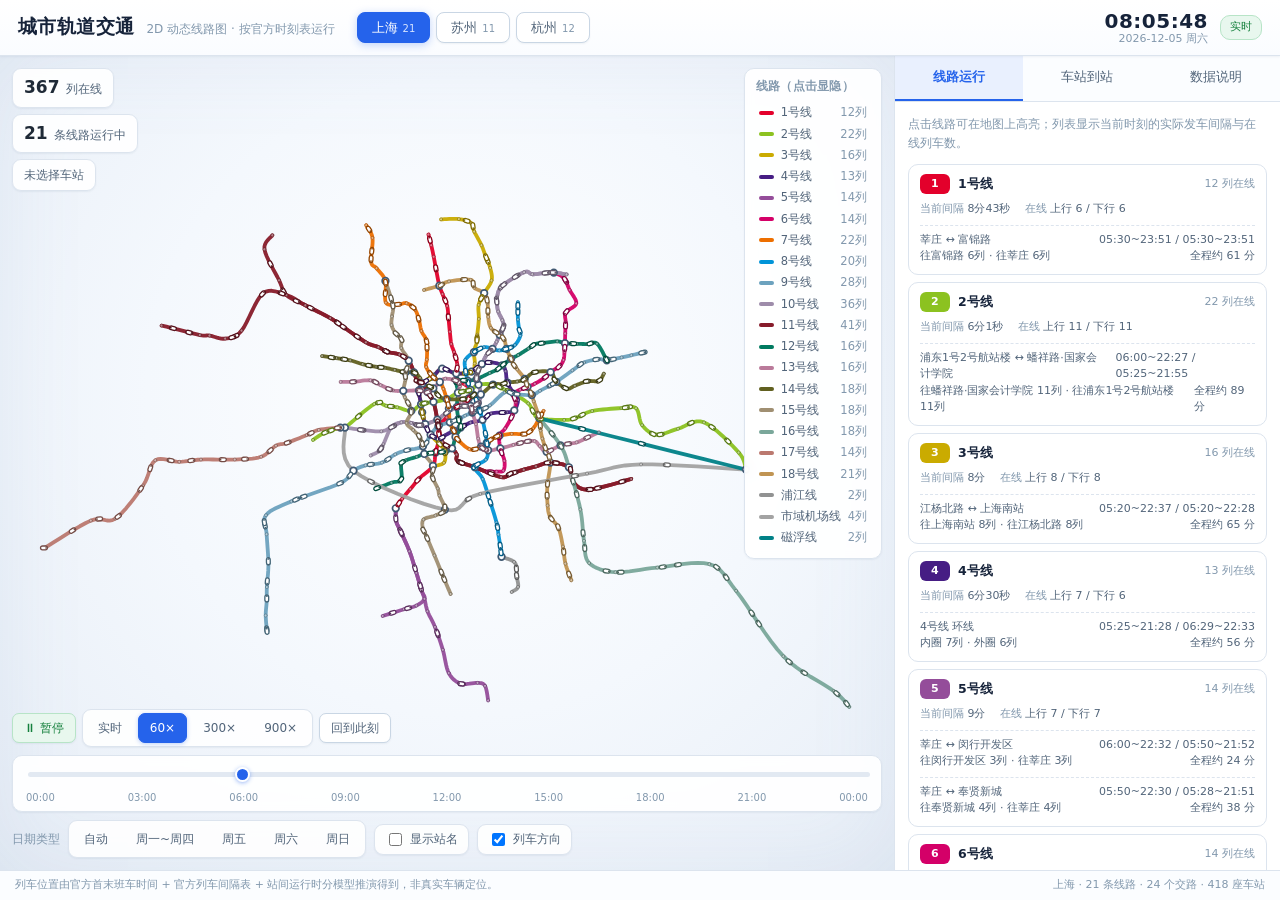
<file: index.html>
<!DOCTYPE html>
<html lang="zh-CN">
<head>
<meta charset="utf-8" />
<meta name="viewport" content="width=device-width, initial-scale=1" />
<title>长三角地铁 2D 动态线路图 · 上海 / 苏州 / 杭州</title>
<link rel="stylesheet" href="css/style.css" />
</head>
<body>
<header class="topbar">
  <div class="brand">
    <span class="logo">城市轨道交通</span>
    <span class="sub">2D 动态线路图 · 按官方时刻表运行</span>
    <div class="citytabs" id="cityTabs"></div>
  </div>
  <div class="clockbox">
    <div class="clockline">
      <span id="clockTime" class="clock">--:--:--</span>
      <span id="clockDate" class="date">----</span>
    </div>
    <div class="liveflag" id="liveFlag">实时</div>
  </div>
</header>

<main class="layout">
  <section class="mapwrap">
    <canvas id="map"></canvas>
    <div id="errbar" style="display:none;position:absolute;top:0;left:0;right:0;z-index:99;background:#fdecec;color:#b42318;border-bottom:1px solid #f5c2c0;padding:6px 12px;font-size:12px"></div>
    <div id="nightbar" style="display:none;position:absolute;left:50%;top:50%;transform:translate(-50%,-50%);z-index:8;background:rgba(255,255,255,.95);border:1px solid #dce4ee;border-radius:12px;padding:15px 22px;font-size:13px;color:#52657a;max-width:520px;text-align:center;line-height:1.75;box-shadow:0 8px 28px rgba(20,45,80,.10)"></div>

    <div class="mapoverlay topleft">
      <div class="stat" title="当前时刻在线列车总数（含两个方向）">
        <b id="statTrains">0</b><span>列在线</span>
      </div>
      <div class="stat" title="当前处于运营状态的线路数">
        <b id="statLines">0</b><span>条线路运行中</span>
      </div>
      <div class="stat" id="statNext" title="重点车站下一班">--</div>
    </div>

    <div class="mapoverlay bottomleft">
      <div class="controls">
        <button id="btnPlay" class="btn primary" title="播放/暂停时间推演">⏸ 暂停</button>
        <div class="speedgroup" id="speedGroup">
          <button class="btn spd" data-speed="1">实时</button>
          <button class="btn spd active" data-speed="60">60×</button>
          <button class="btn spd" data-speed="300">300×</button>
          <button class="btn spd" data-speed="900">900×</button>
        </div>
        <button id="btnNow" class="btn" title="回到当前真实时间">回到此刻</button>
      </div>
      <div class="timeline">
        <input id="timeSlider" class="slider" type="range" min="0" max="86399" step="20" value="21600" />
        <div class="timemarks" id="timeMarks"></div>
      </div>
      <div class="controls second">
        <span class="lbl">日期类型</span>
        <div class="daygroup" id="dayGroup">
          <button class="btn day" data-day="auto">自动</button>
          <button class="btn day" data-day="mon_thu">周一~周四</button>
          <button class="btn day" data-day="fri">周五</button>
          <button class="btn day" data-day="sat">周六</button>
          <button class="btn day" data-day="sun">周日</button>
        </div>
        <label class="chk"><input type="checkbox" id="chkLabels" /> 显示站名</label>
        <label class="chk"><input type="checkbox" id="chkTrails" checked /> 列车方向</label>
      </div>
    </div>

    <div class="mapoverlay topright legend" id="legend"></div>
  </section>

  <aside class="side">
    <div class="tabs">
      <button class="tab active" data-tab="panelLines">线路运行</button>
      <button class="tab" data-tab="panelStation">车站到站</button>
      <button class="tab" data-tab="panelAbout">数据说明</button>
    </div>

    <div class="panels">
      <div class="panel active" id="panelLines">
        <div class="panelhint">点击线路可在地图上高亮；列表显示当前时刻的实际发车间隔与在线列车数。</div>
        <div id="lineList" class="linelist"></div>
      </div>

      <div class="panel" id="panelStation">
        <div class="panelhint" id="stationHint">在地图上点击任意车站，查看该站各线路两个方向的下一班列车。</div>
        <div id="stationBody"></div>
      </div>

      <div class="panel" id="panelAbout">
        <h3>数据来源</h3>
        <ul id="srcList"></ul>
        <h3>口径说明</h3>
        <ul id="noteList"></ul>
        <p class="gen" id="genInfo"></p>
      </div>
    </div>
  </aside>
</main>

<footer class="foot">
  <span>列车位置由官方首末班车时间 + 官方列车间隔表 + 站间运行时分模型推演得到，非真实车辆定位。</span>
  <span id="footRight"></span>
</footer>

<script>
/* 运行期错误直接显示出来，便于排查 */
window.addEventListener('error', function (e) {
  var el = document.getElementById('errbar');
  if (!el) return;
  el.style.display = 'block';
  el.textContent = '脚本错误: ' + (e.message || e.error) + ' @' + (e.filename || '') + ':' + (e.lineno || '');
});
</script>
<script src="data/metro-data.js"></script>
<script src="js/sim.js"></script>
<script src="js/app.js"></script>
</body>
</html>
</file>
<file: css/style.css>
:root{
  --bg:#eef2f7;
  --bg-deep:#e6ecf4;
  --panel:#ffffff;
  --panel-2:#fbfdff;
  --line:#dce4ee;
  --line-2:#c9d6e4;
  --txt:#1f2a37;
  --txt2:#52657a;
  --txt3:#8298ad;
  --accent:#2563eb;
  --accent-soft:#e9f0fe;
  --accent-line:#b9cffb;
  --ok:#15803d;
  --ok-soft:#e8f7ee;
  --ok-line:#b7e4c7;
  --warn:#b45309;
  --warn-soft:#fdf3e3;
  --warn-line:#f0d3a8;
  --shadow:0 1px 2px rgba(20,45,80,.05), 0 6px 18px rgba(20,45,80,.07);
  --shadow-sm:0 1px 2px rgba(20,45,80,.06);
}
*{box-sizing:border-box}
html,body{height:100%}
body{
  margin:0;
  background:var(--bg);
  color:var(--txt);
  font:13px/1.5 "Segoe UI","Microsoft YaHei",system-ui,-apple-system,sans-serif;
  overflow:hidden;
}
button{font:inherit;color:inherit}

/* ---------- 顶栏 ---------- */
.topbar{
  height:56px;display:flex;align-items:center;justify-content:space-between;
  padding:0 18px;
  background:linear-gradient(180deg,#ffffff,#fafcff);
  border-bottom:1px solid var(--line);
  box-shadow:var(--shadow-sm);
  position:relative;z-index:2;
}
.brand{display:flex;align-items:baseline;gap:12px}
.logo{font-size:19px;font-weight:700;letter-spacing:.4px;color:#16233a}
.sub{color:var(--txt3);font-size:12px}
.citytabs{display:flex;gap:6px;margin-left:10px;align-self:center}
.btn.city{
  padding:5px 14px;font-size:13px;border-radius:8px;background:#fff;
  border:1px solid var(--line-2);color:var(--txt2);
}
.btn.city i{font-style:normal;font-size:10px;color:var(--txt3);margin-left:5px}
.btn.city:hover{color:var(--accent);border-color:var(--accent-line);background:var(--accent-soft)}
.btn.city.active{background:var(--accent);border-color:var(--accent);color:#fff;box-shadow:0 2px 8px rgba(37,99,235,.28)}
.btn.city.active i{color:#d7e4ff}
.clockbox{display:flex;align-items:center;gap:12px}
.clockline{text-align:right;line-height:1.15}
.clock{font-size:20px;font-weight:600;font-variant-numeric:tabular-nums;color:#16233a;letter-spacing:.5px}
.date{display:block;font-size:11px;color:var(--txt3)}
.liveflag{
  font-size:11px;padding:3px 9px;border-radius:10px;
  background:var(--ok-soft);color:var(--ok);border:1px solid var(--ok-line);
}
.liveflag.sim{background:var(--warn-soft);color:var(--warn);border-color:var(--warn-line)}

/* ---------- 布局 ---------- */
.layout{
  position:absolute;top:56px;bottom:30px;left:0;right:0;
  display:grid;grid-template-columns:1fr 386px;
}
.mapwrap{
  position:relative;overflow:hidden;
  background:
    radial-gradient(circle at 52% 42%, #ffffff 0%, #f4f8fd 48%, #e6edf6 100%);
}
.mapwrap::after{
  content:"";position:absolute;inset:0;pointer-events:none;
  box-shadow:inset 0 0 90px rgba(120,150,190,.10);
}
#map{position:absolute;inset:0;width:100%;height:100%;display:block;cursor:grab}
#map.dragging{cursor:grabbing}

/* ---------- 地图浮层 ---------- */
.mapoverlay{position:absolute;pointer-events:none;z-index:5}
.topleft{top:12px;left:12px;display:flex;flex-direction:column;gap:6px;align-items:flex-start}
.stat{
  background:rgba(255,255,255,.9);border:1px solid var(--line);border-radius:9px;
  padding:6px 11px;font-size:12px;color:var(--txt2);
  box-shadow:var(--shadow-sm);backdrop-filter:blur(6px);
  display:flex;align-items:baseline;gap:6px;
}
.stat b{font-size:17px;color:var(--txt);font-weight:700;font-variant-numeric:tabular-nums}
.stat#statNext{max-width:340px;overflow:hidden;text-overflow:ellipsis;white-space:nowrap}

.topright{top:12px;right:12px}
.legend{
  background:rgba(255,255,255,.92);border:1px solid var(--line);border-radius:10px;
  padding:9px 11px;box-shadow:var(--shadow-sm);backdrop-filter:blur(6px);
  max-width:252px;max-height:calc(100% - 24px);overflow:auto;pointer-events:auto;
}
.legend h4{margin:0 0 7px;font-size:11.5px;color:var(--txt3);font-weight:600;letter-spacing:.3px}
.legend .row{display:flex;align-items:center;gap:7px;font-size:11.5px;padding:2px 3px;
  cursor:pointer;border-radius:5px;color:var(--txt2)}
.legend .row:hover{background:var(--accent-soft)}
.legend .row.off{opacity:.34}
.legend .sw{width:15px;height:4px;border-radius:2px;flex:none}
.legend .cnt{margin-left:auto;color:var(--txt3);font-variant-numeric:tabular-nums}

.bottomleft{left:12px;right:12px;bottom:12px;display:flex;flex-direction:column;gap:8px;pointer-events:none}
.controls{display:flex;align-items:center;gap:6px;flex-wrap:wrap;pointer-events:auto}
.controls.second{gap:8px}
.btn{
  background:#fff;border:1px solid var(--line-2);border-radius:7px;
  padding:5px 11px;font-size:12px;cursor:pointer;color:var(--txt2);white-space:nowrap;
  box-shadow:var(--shadow-sm);transition:background .12s,border-color .12s,color .12s;
}
.btn:hover{background:var(--accent-soft);color:var(--accent);border-color:var(--accent-line)}
.btn.active{background:var(--accent-soft);border-color:var(--accent-line);color:var(--accent)}
.btn.primary{background:var(--ok-soft);border-color:var(--ok-line);color:var(--ok)}
.btn.primary:hover{background:#dcf3e5;color:#0f6b32}
.speedgroup,.daygroup{display:flex;gap:4px;background:rgba(255,255,255,.9);padding:3px;
  border-radius:9px;border:1px solid var(--line);box-shadow:var(--shadow-sm)}
.speedgroup .btn,.daygroup .btn{box-shadow:none;border-color:transparent;background:transparent}
.speedgroup .btn.active,.daygroup .btn.active{
  background:var(--accent);border-color:var(--accent);color:#fff;box-shadow:0 1px 4px rgba(37,99,235,.3)}
.lbl{font-size:12px;color:var(--txt3)}
.chk{font-size:12px;color:var(--txt2);display:flex;align-items:center;gap:5px;cursor:pointer;
  background:rgba(255,255,255,.9);padding:5px 10px;border-radius:9px;border:1px solid var(--line);
  box-shadow:var(--shadow-sm)}
.timeline{pointer-events:auto;background:rgba(255,255,255,.92);border:1px solid var(--line);
  border-radius:10px;padding:7px 13px 3px;box-shadow:var(--shadow-sm);backdrop-filter:blur(6px)}
.slider{width:100%;-webkit-appearance:none;height:20px;background:transparent;cursor:pointer}
.slider::-webkit-slider-runnable-track{height:5px;border-radius:3px;background:#e2e9f2}
.slider::-webkit-slider-thumb{-webkit-appearance:none;width:15px;height:15px;margin-top:-5px;
  border-radius:50%;background:var(--accent);border:2px solid #fff;box-shadow:0 1px 4px rgba(37,99,235,.45)}
.slider::-moz-range-track{height:5px;border-radius:3px;background:#e2e9f2}
.slider::-moz-range-thumb{width:13px;height:13px;border-radius:50%;background:var(--accent);
  border:2px solid #fff;box-shadow:0 1px 4px rgba(37,99,235,.45)}
.timemarks{display:flex;justify-content:space-between;font-size:10px;color:var(--txt3);
  font-variant-numeric:tabular-nums;padding-bottom:3px}

/* ---------- 侧栏 ---------- */
.side{background:var(--panel);border-left:1px solid var(--line);display:flex;flex-direction:column;min-height:0}
.tabs{display:flex;border-bottom:1px solid var(--line);flex:none;background:var(--panel-2)}
.tab{flex:1;background:none;border:0;padding:12px 6px;font-size:12.5px;color:var(--txt2);cursor:pointer;
  border-bottom:2px solid transparent;transition:color .12s,background .12s}
.tab:hover{color:var(--txt);background:#f4f8fd}
.tab.active{color:var(--accent);border-bottom-color:var(--accent);background:var(--accent-soft);font-weight:600}
.panels{flex:1;min-height:0;position:relative}
.panel{position:absolute;inset:0;overflow:auto;padding:13px;display:none}
.panel.active{display:block}
.panelhint{font-size:11.5px;color:var(--txt3);margin-bottom:11px;line-height:1.65}

.linelist{display:flex;flex-direction:column;gap:7px}
.lrow{border:1px solid var(--line);border-radius:10px;padding:9px 11px;background:#fff;
  cursor:pointer;transition:border-color .12s,box-shadow .12s,background .12s}
.lrow:hover{background:var(--panel-2);border-color:var(--line-2);box-shadow:var(--shadow-sm)}
.lrow.sel{border-color:var(--accent-line);background:var(--accent-soft);box-shadow:0 0 0 1px var(--accent-line) inset}
.lrow .h{display:flex;align-items:center;gap:8px}
.badge{font-size:11px;font-weight:700;color:#fff;border-radius:6px;padding:2px 7px;min-width:30px;
  text-align:center;letter-spacing:.2px}
.lrow .nm{font-size:12.5px;font-weight:600;color:#16233a}
.lrow .cnt{margin-left:auto;font-size:11px;color:var(--txt3);font-variant-numeric:tabular-nums}
.lrow .meta{display:flex;gap:14px;margin-top:7px;font-size:11px;color:var(--txt2);flex-wrap:wrap}
.lrow .meta i{font-style:normal;color:var(--txt3)}
.lrow .svc{margin-top:7px;border-top:1px dashed var(--line);padding-top:6px;font-size:11px;color:var(--txt2)}
.lrow .svc div{display:flex;gap:8px;justify-content:space-between}
.lrow .bar{height:4px;border-radius:2px;background:#eaf0f7;margin-top:6px;overflow:hidden}
.lrow .bar>span{display:block;height:100%}

.sthead{border:1px solid var(--line);border-radius:10px;padding:11px;background:var(--panel-2);margin-bottom:11px}
.sthead .t{font-size:15px;font-weight:700;color:#16233a}
.sthead .s{font-size:11.5px;color:var(--txt2);margin-top:4px}
.arrgrp{margin-bottom:11px}
.arrgrp .gt{display:flex;align-items:center;gap:6px;font-size:12px;font-weight:600;margin-bottom:5px;color:#16233a}
.arrtbl{width:100%;border-collapse:collapse;font-size:11.5px}
.arrtbl th{text-align:left;color:var(--txt3);font-weight:500;padding:4px;border-bottom:1px solid var(--line)}
.arrtbl td{padding:4px;border-bottom:1px solid #eef3f8;font-variant-numeric:tabular-nums;color:var(--txt2)}
.arrtbl tr.next td{color:var(--ok);font-weight:600}
.tag{display:inline-block;font-size:10px;padding:1px 5px;border-radius:4px;
  background:#eef3f9;color:var(--txt2);border:1px solid var(--line)}

.panel h3{font-size:12.5px;margin:15px 0 7px;color:#16233a}
.panel h3:first-child{margin-top:0}
.panel ul{margin:0;padding-left:17px;font-size:11.5px;color:var(--txt2);line-height:1.8}
.panel a{color:var(--accent);text-decoration:none;word-break:break-all}
.panel a:hover{text-decoration:underline}
.gen{font-size:11px;color:var(--txt3);margin-top:15px}
.empty{font-size:12px;color:var(--txt3);padding:22px 4px;text-align:center}

/* ---------- 底栏 ---------- */
.foot{
  position:absolute;bottom:0;left:0;right:0;height:30px;
  display:flex;align-items:center;justify-content:space-between;gap:12px;
  padding:0 15px;font-size:11px;color:var(--txt3);
  background:#fbfdff;border-top:1px solid var(--line);
}
@media (max-width:1180px){
  .layout{grid-template-columns:1fr 330px}
  .sub{display:none}
}
@media (max-width:860px){
  .layout{grid-template-columns:1fr}
  .side{display:none}
  .citytabs{margin-left:4px}
}
</file>
